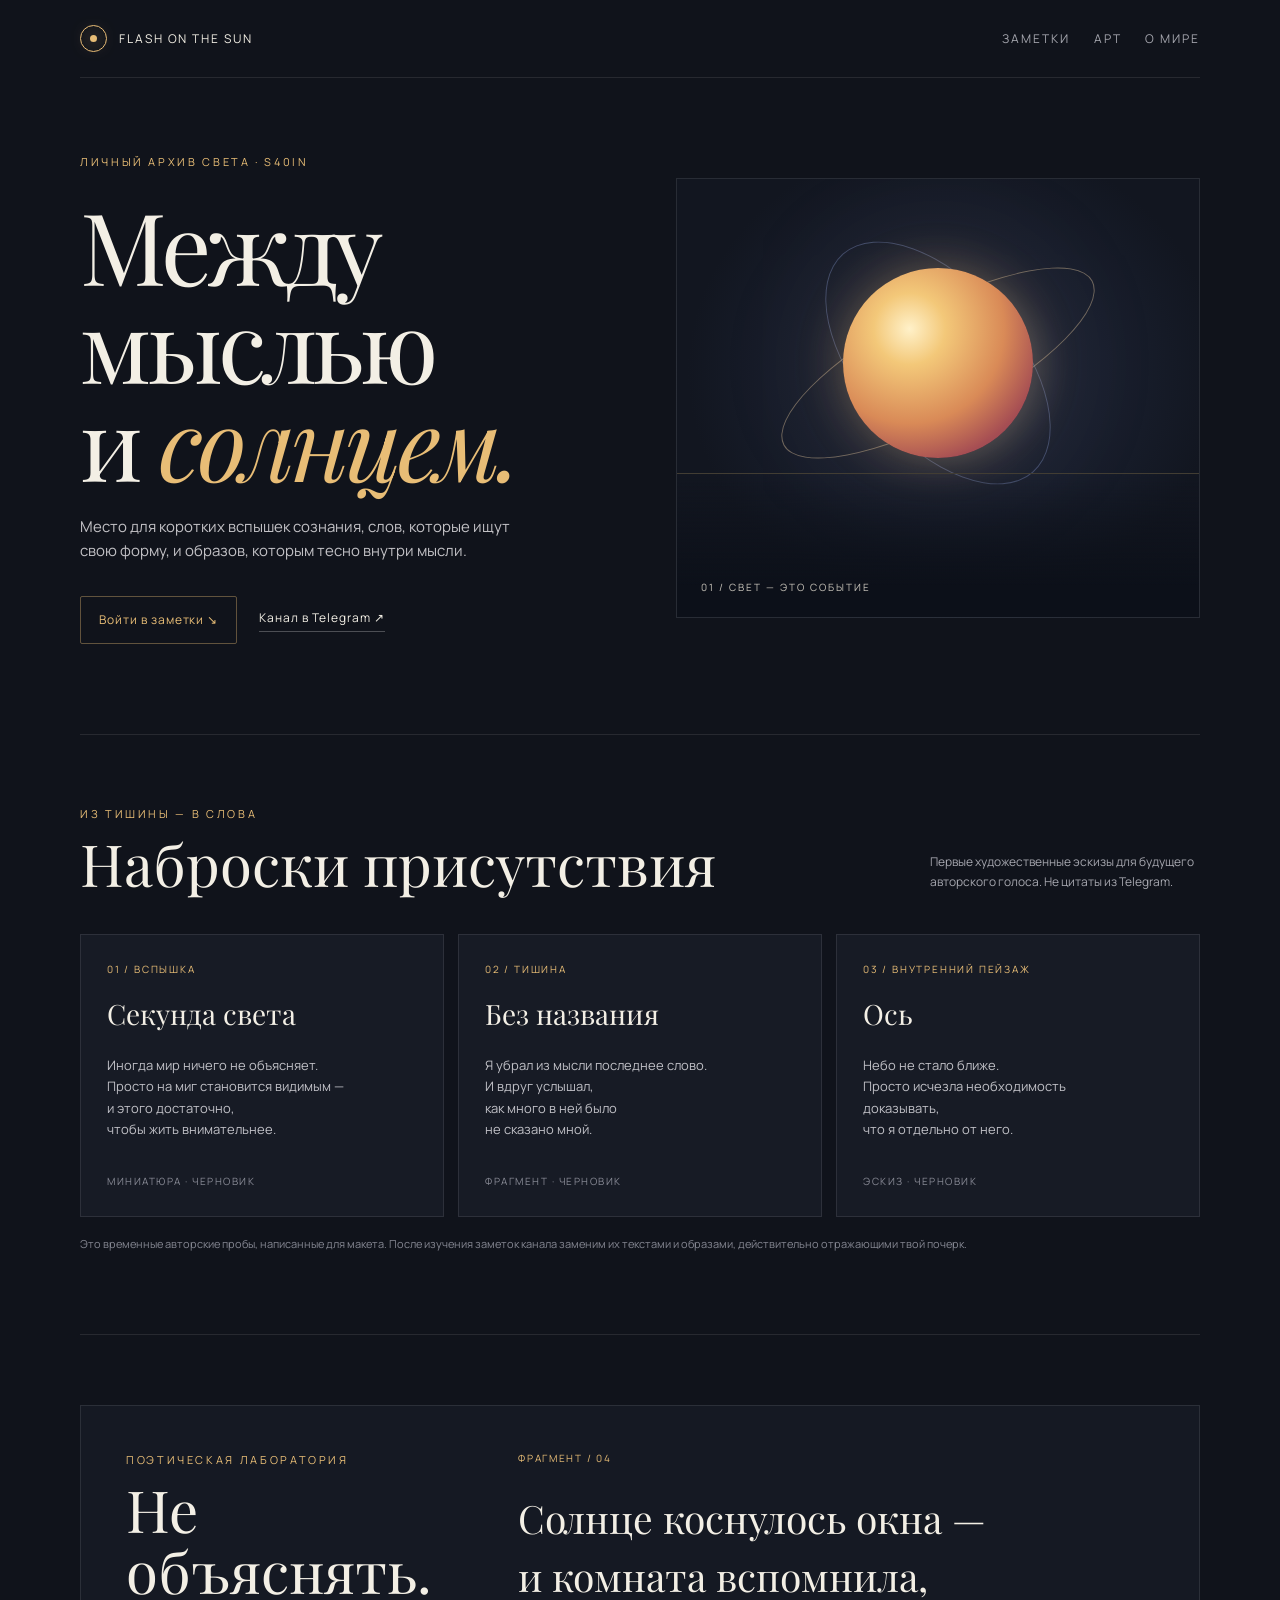
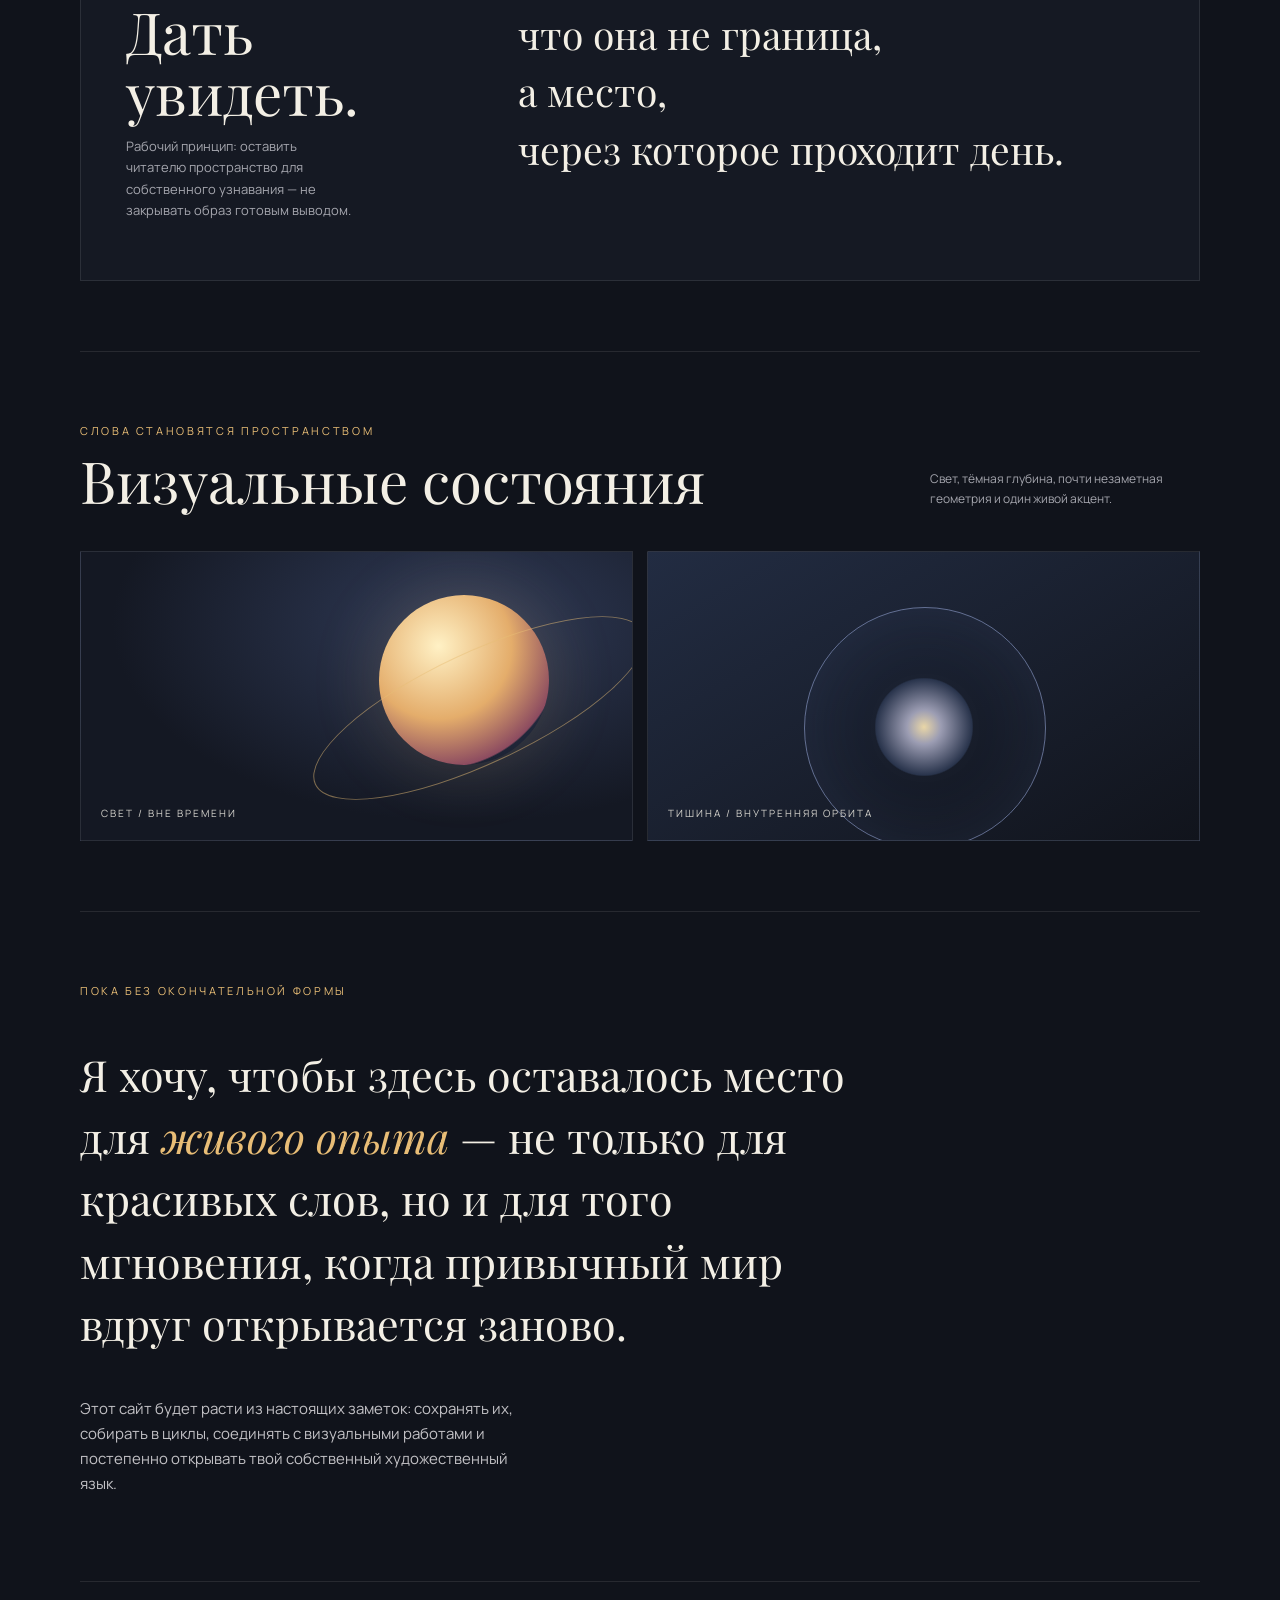
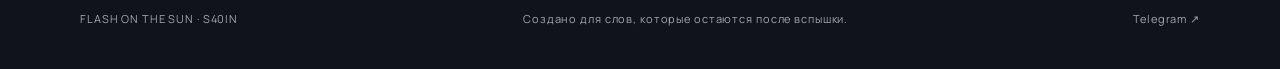
<file: index.html>
<!doctype html>
<html lang="ru">
<head>
<meta charset="utf-8">
<meta name="viewport" content="width=device-width,initial-scale=1">
<meta name="theme-color" content="#10131b">
<meta name="description" content="Flash on the Sun — стихи, заметки и визуальные откровения Сергея Сорокина.">
<title>Flash on the Sun — заметки на свету</title>
<link rel="preconnect" href="https://fonts.googleapis.com">
<link href="https://fonts.googleapis.com/css2?family=Manrope:wght@400;500;600;700&family=Playfair+Display:ital,wght@0,400;0,500;0,600;1,400;1,500&display=swap" rel="stylesheet">
<style>
:root{--bg:#10131b;--panel:#171b25;--ink:#f3efe5;--muted:#a5a6ae;--gold:#e8bd76;--line:#ffffff18;--blue:#7185c7}
*{box-sizing:border-box}html{scroll-behavior:smooth}body{margin:0;background:var(--bg);color:var(--ink);font-family:Manrope, sans-serif;line-height:1.65}a{color:inherit;text-decoration:none}button{font:inherit}.wrap{width:min(1120px,calc(100% - 40px));margin:auto}.top{display:flex;align-items:center;justify-content:space-between;padding:25px 0;border-bottom:1px solid var(--line);font-size:12px;letter-spacing:.16em;text-transform:uppercase}.brand{display:flex;align-items:center;gap:12px}.sigil{width:27px;height:27px;border:1px solid var(--gold);border-radius:50%;position:relative}.sigil:after{content:"";position:absolute;width:7px;height:7px;background:var(--gold);border-radius:50%;top:9px;left:9px;box-shadow:0 0 18px var(--gold)}.nav{display:flex;gap:24px;color:var(--muted)}.nav a:hover,.text-link:hover{color:var(--gold)}.hero{min-height:650px;display:grid;grid-template-columns:1.02fr .98fr;align-items:center;gap:50px;padding:75px 0 90px}.eyebrow{font-size:11px;letter-spacing:.24em;text-transform:uppercase;color:var(--gold)}h1,h2,h3,.poem{font-family:"Playfair Display",Georgia,serif;font-weight:400}h1{font-size:clamp(54px,7.8vw,100px);line-height:.98;letter-spacing:-.045em;margin:25px 0}h1 em{color:var(--gold);font-weight:400}.intro{max-width:450px;color:#c2c1c5;font-size:15px}.actions{display:flex;align-items:center;gap:22px;margin-top:32px;font-size:12px;letter-spacing:.08em}.pill{border:1px solid #e8bd7660;padding:13px 18px;border-radius:2px;color:var(--gold)}.text-link{border-bottom:1px solid #ffffff40;padding-bottom:4px}.art{height:440px;position:relative;overflow:hidden;background:radial-gradient(ellipse at 53% 44%,#34415c 0%,#1b2233 29%,#121620 68%);border:1px solid var(--line)}.sun{position:absolute;width:190px;height:190px;left:calc(50% - 95px);top:calc(42% - 95px);border-radius:50%;background:radial-gradient(circle at 35% 32%,#fff1c9 0%,#f3c879 20%,#d98a57 53%,#a64e53 76%,#713c56 100%);box-shadow:0 0 45px #e8bd7650,0 0 140px #c7805c25}.orbit{position:absolute;width:350px;height:110px;border:1px solid #e6cba16b;border-radius:50%;left:calc(50% - 175px);top:calc(42% - 55px);transform:rotate(-28deg)}.orbit.two{transform:rotate(49deg);width:290px;height:160px;left:calc(50% - 145px);top:calc(42% - 80px);border-color:#8da3dc58}.horizon{position:absolute;left:0;right:0;bottom:0;height:33%;background:linear-gradient(180deg,#161c2b00,#0c1019 78%);border-top:1px solid #d3b57c45}.art-caption{position:absolute;bottom:22px;left:24px;font-size:10px;letter-spacing:.2em;text-transform:uppercase;color:#c9c5bb}.section{padding:70px 0;border-top:1px solid var(--line)}.section-head{display:flex;justify-content:space-between;align-items:end;gap:20px;margin-bottom:30px}.section h2{font-size:clamp(36px,5vw,58px);line-height:1.05;margin:10px 0}.section-note{font-size:12px;color:var(--muted);max-width:270px}.grid{display:grid;grid-template-columns:repeat(3,1fr);gap:14px}.card{background:var(--panel);border:1px solid var(--line);padding:26px;min-height:260px;display:flex;flex-direction:column;transition:transform .25s,border-color .25s}.card:hover{transform:translateY(-4px);border-color:#e8bd7660}.card .number{color:var(--gold);font-size:10px;letter-spacing:.18em}.card h3{font-size:28px;line-height:1.15;margin:20px 0 12px}.card p{color:#c0c0c6;font-size:13px;white-space:pre-line}.card .meta{margin-top:auto;padding-top:20px;color:#898b96;font-size:10px;letter-spacing:.15em;text-transform:uppercase}.poem-feature{display:grid;grid-template-columns:.7fr 1.3fr;gap:50px;align-items:start;padding:45px;background:#151923;border:1px solid var(--line)}.poem{font-size:clamp(24px,3.4vw,39px);line-height:1.48;white-space:pre-line}.poem small{display:block;font:10px Manrope,sans-serif;letter-spacing:.17em;color:var(--gold);text-transform:uppercase;margin-bottom:25px}.poem-aside{color:var(--muted);font-size:13px;max-width:230px}.gallery{display:grid;grid-template-columns:1fr 1fr;gap:14px}.visual{min-height:290px;position:relative;overflow:hidden;background:#1b2130;border:1px solid var(--line)}.visual:before,.visual:after{content:"";position:absolute;border-radius:50%}.visual.one{background:radial-gradient(ellipse at 70% 25%,#303b58,#141823 65%)}.visual.one:before{width:170px;height:170px;right:15%;top:15%;background:radial-gradient(circle at 35% 30%,#fff1c5,#e4ad6b 45%,#8c4b60 75%,transparent 76%);box-shadow:0 0 70px #e8bd7630}.visual.one:after{width:360px;height:110px;right:-5%;top:35%;border:1px solid #e8bd7680;transform:rotate(-25deg)}.visual.two{background:linear-gradient(150deg,#222c42,#11141c)}.visual.two:before{width:240px;height:240px;left:calc(50% - 120px);top:55px;border:1px solid #8797c4aa;box-shadow:inset 0 0 65px #536a9b25}.visual.two:after{width:100px;height:100px;left:calc(50% - 50px);top:125px;background:radial-gradient(circle,#e9d6a7 0%,#9c9db3 24%,#29344c 68%,transparent 70%)}.visual span{position:absolute;bottom:18px;left:20px;font-size:10px;letter-spacing:.2em;text-transform:uppercase;color:#d4d2cc}.manifesto{max-width:770px;font-family:"Playfair Display",Georgia,serif;font-size:clamp(25px,4vw,43px);line-height:1.45}.manifesto em{color:var(--gold)}footer{padding:28px 0 40px;border-top:1px solid var(--line);display:flex;justify-content:space-between;gap:20px;color:var(--muted);font-size:11px;letter-spacing:.08em}.hint{color:#858792;font-size:11px;margin-top:18px}
@media(max-width:760px){.nav{gap:12px}.nav a:nth-child(2){display:none}.hero{grid-template-columns:1fr;padding:58px 0;gap:32px;min-height:auto}.art{height:330px}.grid{grid-template-columns:1fr}.card{min-height:210px}.poem-feature{grid-template-columns:1fr;padding:26px;gap:18px}.gallery{grid-template-columns:1fr}.section{padding:52px 0}.top{font-size:10px}.brand{letter-spacing:.1em}.section-head{align-items:start;flex-direction:column}footer{flex-direction:column}}
</style>
</head>
<body>
<header class="wrap top"><a class="brand" href="#"><span class="sigil"></span><span>Flash on the Sun</span></a><nav class="nav"><a href="#notes">Заметки</a><a href="#art">Арт</a><a href="#about">О мире</a></nav></header>
<main class="wrap">
<section class="hero"><div><div class="eyebrow">Личный архив света · S40in</div><h1>Между<br>мыслью<br>и <em>солнцем.</em></h1><p class="intro">Место для коротких вспышек сознания, слов, которые ищут свою форму, и образов, которым тесно внутри мысли.</p><div class="actions"><a class="pill" href="#notes">Войти в заметки ↘</a><a class="text-link" href="https://t.me/flashonthesun" target="_blank" rel="noopener">Канал в Telegram ↗</a></div></div><div class="art" aria-label="Абстрактное изображение солнца в глубоком синем пространстве"><div class="orbit"></div><div class="orbit two"></div><div class="sun"></div><div class="horizon"></div><div class="art-caption">01 / Свет — это событие</div></div></section>
<section class="section" id="notes"><div class="section-head"><div><div class="eyebrow">Из тишины — в слова</div><h2>Наброски присутствия</h2></div><p class="section-note">Первые художественные эскизы для будущего авторского голоса. Не цитаты из Telegram.</p></div><div class="grid">
<article class="card"><span class="number">01 / ВСПЫШКА</span><h3>Секунда света</h3><p>Иногда мир ничего не объясняет.
Просто на миг становится видимым —
и этого достаточно,
чтобы жить внимательнее.</p><span class="meta">Миниатюра · черновик</span></article>
<article class="card"><span class="number">02 / ТИШИНА</span><h3>Без названия</h3><p>Я убрал из мысли последнее слово.
И вдруг услышал,
как много в ней было
не сказано мной.</p><span class="meta">Фрагмент · черновик</span></article>
<article class="card"><span class="number">03 / ВНУТРЕННИЙ ПЕЙЗАЖ</span><h3>Ось</h3><p>Небо не стало ближе.
Просто исчезла необходимость
доказывать,
что я отдельно от него.</p><span class="meta">Эскиз · черновик</span></article>
</div><p class="hint">Это временные авторские пробы, написанные для макета. После изучения заметок канала заменим их текстами и образами, действительно отражающими твой почерк.</p></section>
<section class="section"><div class="poem-feature"><div><div class="eyebrow">Поэтическая лаборатория</div><h2>Не объяснять.<br>Дать увидеть.</h2><p class="poem-aside">Рабочий принцип: оставить читателю пространство для собственного узнавания — не закрывать образ готовым выводом.</p></div><div class="poem"><small>Фрагмент / 04</small>Солнце коснулось окна —
и комната вспомнила,
что она не граница,
а место,
через которое проходит день.</div></div></section>
<section class="section" id="art"><div class="section-head"><div><div class="eyebrow">Слова становятся пространством</div><h2>Визуальные состояния</h2></div><p class="section-note">Свет, тёмная глубина, почти незаметная геометрия и один живой акцент.</p></div><div class="gallery"><div class="visual one"><span>Свет / вне времени</span></div><div class="visual two"><span>Тишина / внутренняя орбита</span></div></div></section>
<section class="section" id="about"><div class="eyebrow">Пока без окончательной формы</div><p class="manifesto">Я хочу, чтобы здесь оставалось место для <em>живого опыта</em> — не только для красивых слов, но и для того мгновения, когда привычный мир вдруг открывается заново.</p><p class="intro">Этот сайт будет расти из настоящих заметок: сохранять их, собирать в циклы, соединять с визуальными работами и постепенно открывать твой собственный художественный язык.</p></section>
</main>
<footer class="wrap"><span>FLASH ON THE SUN · S40IN</span><span>Создано для слов, которые остаются после вспышки.</span><a href="https://t.me/flashonthesun" target="_blank" rel="noopener">Telegram ↗</a></footer>
</body></html>
</file>
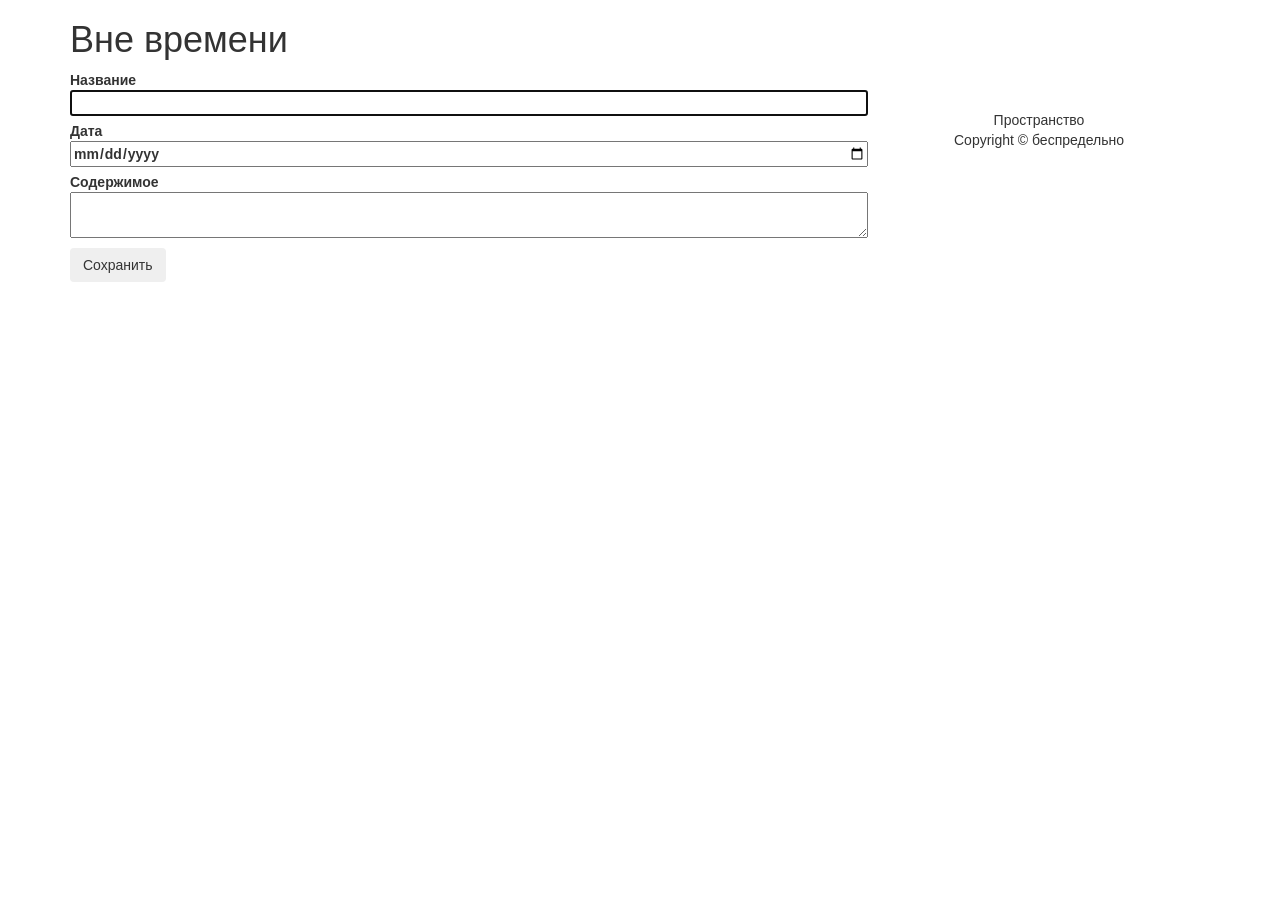
<file: views/add.html>
<!DOCTYPE html>
<html>
<head>
    <meta charset="utf8">
    <title>Вне времени</title>
    <link rel="stylesheet" href="../style.css">
    <link rel="stylesheet" href="https://maxcdn.bootstrapcdn.com/bootstrap/3.3.5/css/bootstrap.min.css">
</head>
<body>
    <div class="container">
        <h1>Вне времени</h1>
        <div>
            <form method="post" action="index.php">
                <label>
                    Название
                    <input type="text" name="title" value="" class="form-item" autofocus required>
                </label>
                <label>
                    Дата
                    <input type="date" name="date" value="" class="form-item" required>
                </label>
                <label>
                    Содержимое
                    <textarea class="form-item" name="content" required></textarea>
                </label>
                <input type="submit" value="Сохранить" class="btn">
            </form>
        </div>
<footer>
    <p>Пространство<br>Copyright &copy; беспредельно</p>
        </footer>
    </div>
</body>
</html>
</file>
<file: style.css>
footer {
    text-align: center;
    margin-top: 50px;
}

.article {
    margin-top: 50px;
}

 
.admin-table {width: 100%;
padding: 100px;}

label {
width: 70%;
display: block;
 float: left}

.btn { float: left;
clear:left}
.form-item {width: 100%;}
</file>
